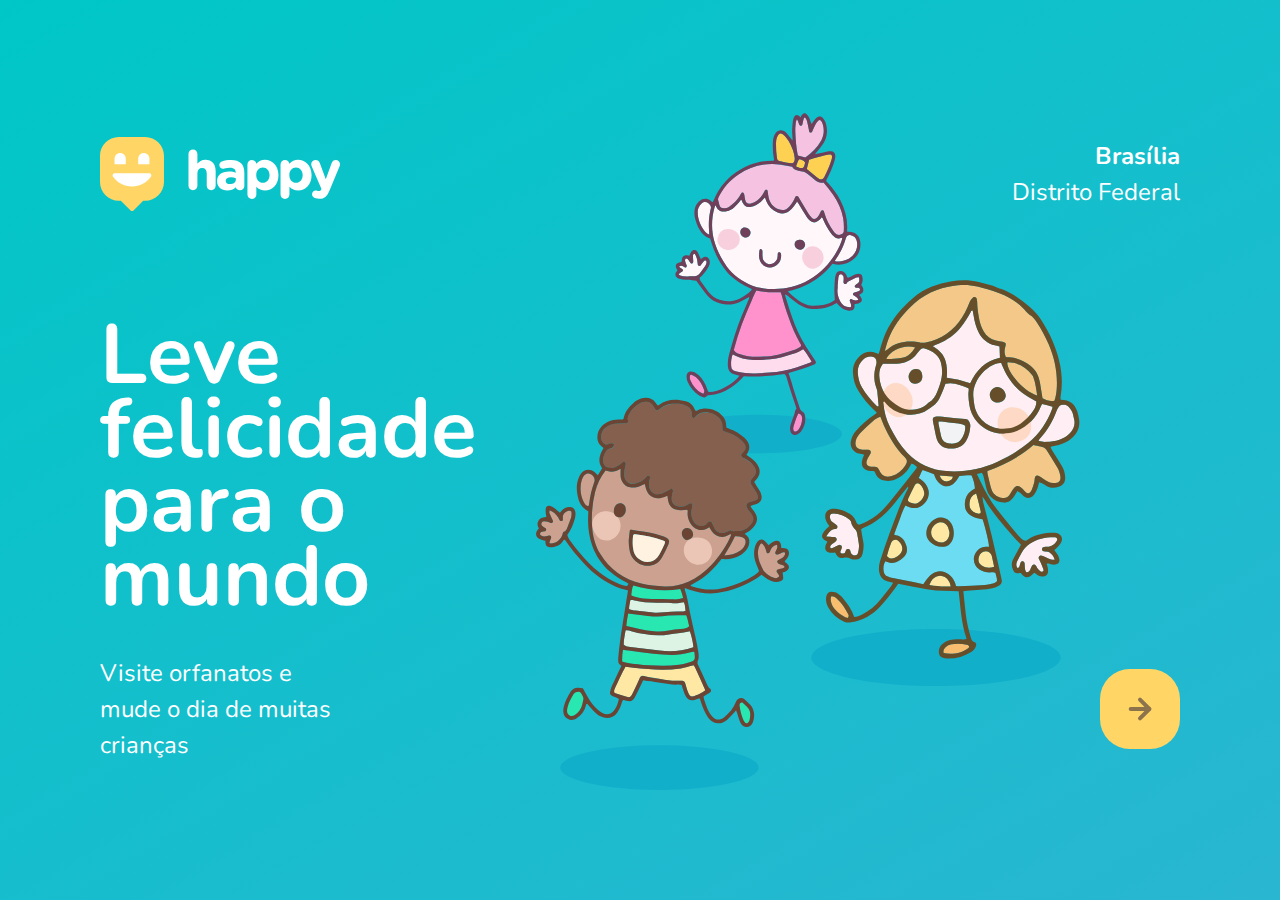
<file: index.html>
<!--
    HTML
-->

<!DOCTYPE html>
<html lang="pt_BR">
  <head>
    <meta charset="UTF-8" />
    <meta name="viewport" content="width=device-width, initial-scale=1.0" />
    <title>Happy</title>

    <link rel="icon" href="./public/images/logo-icon.png" />

    <link rel="stylesheet" href="./public/css/main.css" />
    <link rel="stylesheet" href="./public/css/animations.css" />
    <link rel="stylesheet" href="./public/css/page-landing.css" />

    <link
      href="https://fonts.googleapis.com/css2?family=Nunito:wght@400;600;800&display=swap"
      rel="stylesheet"
    />
  </head>
  <body>
    <div id="page-landing">
      <div id="container">
        <header>
          <img
            class="animate-up"
            id="logo"
            src="./public/images/logo.svg"
            alt="Logomarca de Happy"
          />

          <div class="location animate-up">
            <strong>Brasília</strong>
            <p>Distrito Federal</p>
          </div>
        </header>

        <main>
          <h1 class="animate-up">Leve felicidade para o mundo</h1>

          <section class="visit">
            <p class="animate-up">
              Visite orfanatos e mude o dia de muitas crianças
            </p>

            <a href="#" title="Visite orfanatos" class="animate-up">
              <img src="./public/images/arrow.svg" alt="Ir para o mapa" />
            </a>
          </section>
        </main>
      </div>
    </div>
  </body>
</html>
</file>
<file: public/css/main.css>
* {
  margin: 0;
  padding: 0;
  box-sizing: border-box;
}
body {
  height: 100vh;
  color: white;
}

:root {
  font-size: 62.5%;
}

body,
input,
button,
textarea {
  font: 400 1.8rem/1 "Nunito", sans-serif;
}
</file>
<file: public/css/animations.css>
/* animaçoes */
@keyframes up {
    from{
        opacity: 0;
        transform: translateY(16px);
    }
    
    to {
        opacity: 1;
        transform: translateY(0);
    }
}

@keyframes right {
    from{
        transform: translateX(-100%);
    }
    to {
        transform: translateX(0);
    }
}

@keyframes appear {
    from {
        opacity: 0;
    }
    to {
        opacity: 1;
    }
}


.animate-up {
    animation-name: up;
    animation-duration: 300ms;
    animation-fill-mode: backwards
}

.animate-right {
    animation-name: right;
    animation-duration: 300ms;   
}

.animate-appear {
    animation-name: appear;
    animation-duration: 300ms;
    animation-fill-mode: backwards; 
}
</file>
<file: public/css/page-landing.css>
#page-landing {
  background: linear-gradient(329.54deg, #29b6d1 0%, #00c7c7 100%);

  text-align: center;
  min-height: 100vh;

  display: flex;
}

#container {
  margin: auto;

  width: min(90%, 112rem);
}

.location,
h1,
.visit p {
  height: 16vh;
}

#logo {
  animation-delay: 50ms;
}

.location {
  animation-delay: 100ms;
}

main h1 {
  animation-delay: 150ms;
  font-size: clamp(4rem, 8vw, 8.4rem);
}

.visit p {
  animation-delay: 200ms;
}

.visit a {
  width: 8rem;
  height: 8rem;
  background: #ffd666;

  border: none;
  border-radius: 3rem;

  display: flex;
  align-items: center;
  justify-content: center;

  margin: auto;

  transition: background 200ms;
  animation-delay: 250ms;
}

.visit a:hover {
  background: #96feff;
}

/* desktop version */
@media (min-width: 760px) {
  #container {
    padding: 5rem 2rem;
    background: url("../images/bg.svg") no-repeat 80% /
      clamp(30rem, 54vw, 56rem);
  }
  header {
    display: flex;
    align-items: center;
    justify-content: space-between;
  }

  .location,
  h1,
  .visit p {
    height: initial;
    text-align: initial;
  }

  .location {
    text-align: right;
    font-size: 2.4rem;
    line-height: 1.5;
  }

  main h1 {
    font-weight: bold;
    line-height: 0.88;

    margin: clamp(10%, 9vh, 12%) 0 4rem;

    width: min(300px, 80%);
  }

  .visit {
    display: flex;
    align-items: center;
    justify-content: space-between;
  }

  .visit p {
    font-size: 2.4rem;
    line-height: 1.5;
    width: clamp(20rem, 20vw, 30rem);
  }

  .visit a {
    margin: initial;
  }
}
</file>
